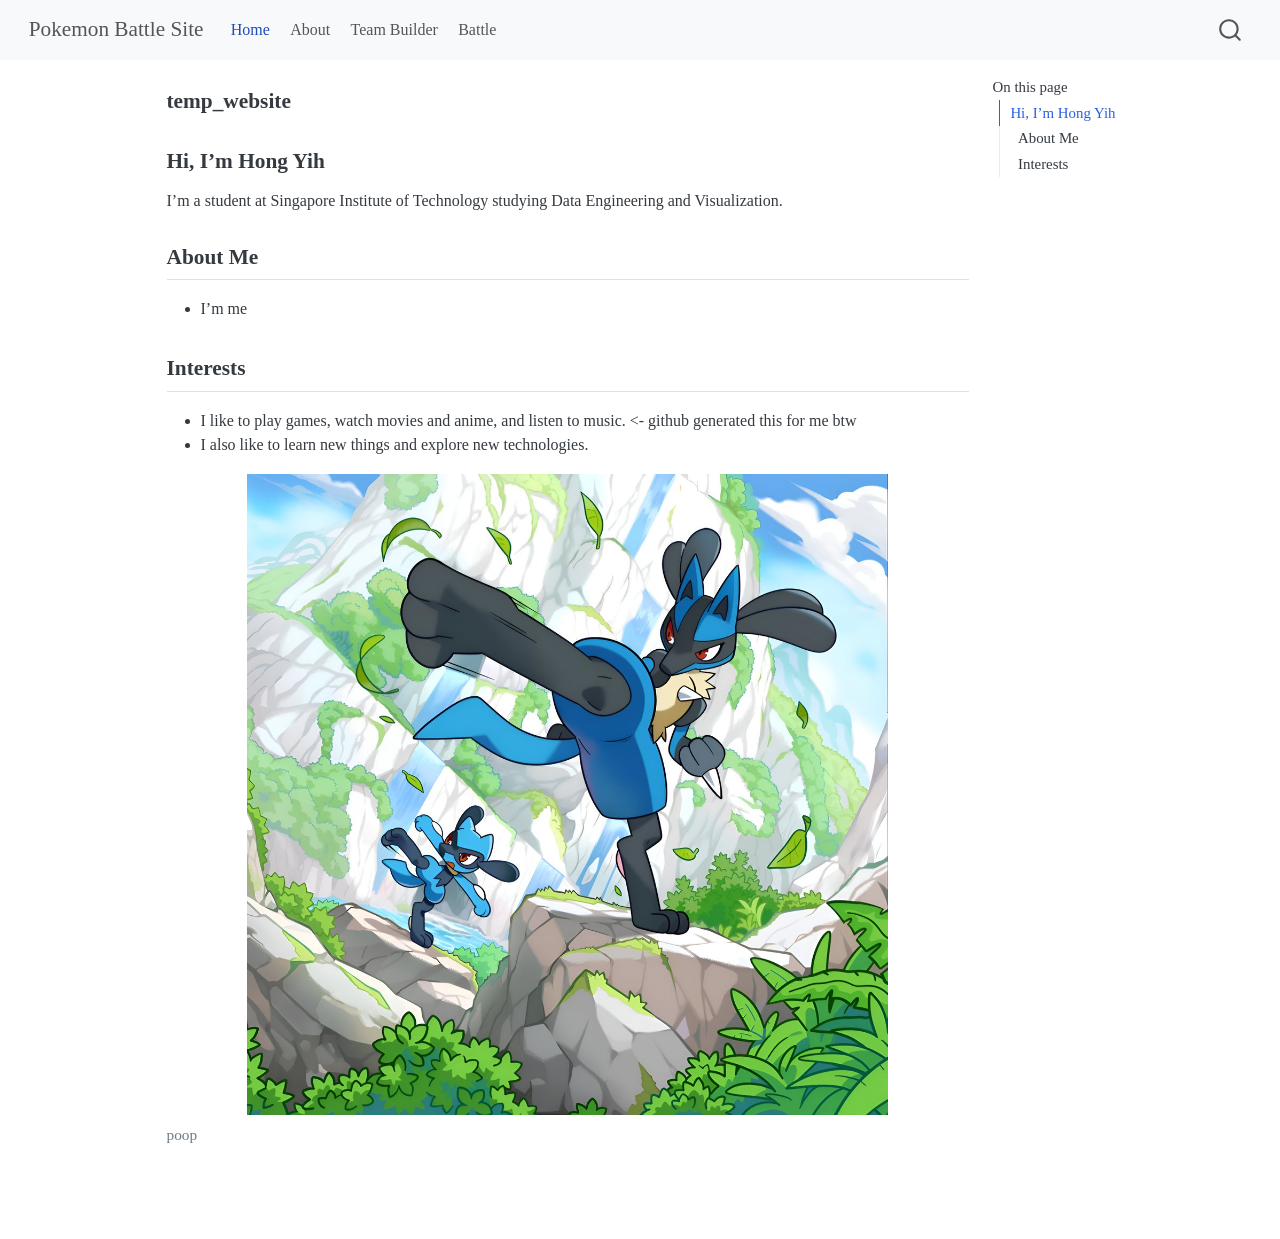
<file: docs/index.html>
<!DOCTYPE html>
<html xmlns="http://www.w3.org/1999/xhtml" lang="en" xml:lang="en"><head>

<meta charset="utf-8">
<meta name="generator" content="quarto-1.9.37">

<meta name="viewport" content="width=device-width, initial-scale=1.0, user-scalable=yes">


<title>temp_website – Pokemon Battle Site</title>
<style>
/* Default styles provided by pandoc.
** See https://pandoc.org/MANUAL.html#variables-for-html for config info.
*/
code{white-space: pre-wrap;}
span.smallcaps{font-variant: small-caps;}
div.columns{display: flex; gap: min(4vw, 1.5em);}
div.column{flex: auto; overflow-x: auto;}
div.hanging-indent{margin-left: 1.5em; text-indent: -1.5em;}
ul.task-list{list-style: none;}
ul.task-list li input[type="checkbox"] {
  width: 0.8em;
  margin: 0 0.8em 0.2em -1em; /* quarto-specific, see https://github.com/quarto-dev/quarto-cli/issues/4556 */ 
  vertical-align: middle;
}
</style>


<script src="site_libs/quarto-nav/quarto-nav.js"></script>
<script src="site_libs/quarto-nav/headroom.min.js"></script>
<script src="site_libs/clipboard/clipboard.min.js"></script>
<script src="site_libs/quarto-search/autocomplete.umd.js"></script>
<script src="site_libs/quarto-search/fuse.min.js"></script>
<script src="site_libs/quarto-search/quarto-search.js"></script>
<meta name="quarto:offset" content="./">
<script src="site_libs/quarto-html/quarto.js" type="module"></script>
<script src="site_libs/quarto-html/tabsets/tabsets.js" type="module"></script>
<script src="site_libs/quarto-html/popper.min.js"></script>
<script src="site_libs/quarto-html/tippy.umd.min.js"></script>
<script src="site_libs/quarto-html/anchor.min.js"></script>
<link href="site_libs/quarto-html/tippy.css" rel="stylesheet">
<link href="site_libs/quarto-html/quarto-syntax-highlighting-7f8f88aac4f3542376d5c11b86a4c14d.css" rel="stylesheet" id="quarto-text-highlighting-styles">
<script src="site_libs/bootstrap/bootstrap.min.js"></script>
<link href="site_libs/bootstrap/bootstrap-icons.css" rel="stylesheet">
<link href="site_libs/bootstrap/bootstrap-a0f9fd0d421825b736dc1bbcbcba2219.min.css" rel="stylesheet" append-hash="true" id="quarto-bootstrap" data-mode="light">
<script id="quarto-search-options" type="application/json">{
  "location": "navbar",
  "copy-button": false,
  "collapse-after": 3,
  "panel-placement": "end",
  "type": "overlay",
  "limit": 50,
  "keyboard-shortcut": [
    "f",
    "/",
    "s"
  ],
  "show-item-context": false,
  "language": {
    "search-no-results-text": "No results",
    "search-matching-documents-text": "matching documents",
    "search-copy-link-title": "Copy link to search",
    "search-hide-matches-text": "Hide additional matches",
    "search-more-match-text": "more match in this document",
    "search-more-matches-text": "more matches in this document",
    "search-clear-button-title": "Clear",
    "search-text-placeholder": "",
    "search-detached-cancel-button-title": "Cancel",
    "search-submit-button-title": "Submit",
    "search-label": "Search"
  }
}</script>


<link rel="stylesheet" href="styles.css">
</head>

<body class="nav-fixed quarto-light">

<div id="quarto-search-results"></div>
  <header id="quarto-header" class="headroom fixed-top">
    <nav class="navbar navbar-expand-lg " data-bs-theme="dark">
      <div class="navbar-container container-fluid">
      <div class="navbar-brand-container mx-auto">
    <a class="navbar-brand" href="./index.html">
    <span class="navbar-title">Pokemon Battle Site</span>
    </a>
  </div>
            <div id="quarto-search" class="" title="Search"></div>
          <button class="navbar-toggler" type="button" data-bs-toggle="collapse" data-bs-target="#navbarCollapse" aria-controls="navbarCollapse" role="menu" aria-expanded="false" aria-label="Toggle navigation" onclick="if (window.quartoToggleHeadroom) { window.quartoToggleHeadroom(); }">
  <span class="navbar-toggler-icon"></span>
</button>
          <div class="collapse navbar-collapse" id="navbarCollapse">
            <ul class="navbar-nav navbar-nav-scroll me-auto">
  <li class="nav-item">
    <a class="nav-link active" href="./index.html" aria-current="page"> 
<span class="menu-text">Home</span></a>
  </li>  
  <li class="nav-item">
    <a class="nav-link" href="./about.html"> 
<span class="menu-text">About</span></a>
  </li>  
  <li class="nav-item">
    <a class="nav-link" href="./team-builder.html"> 
<span class="menu-text">Team Builder</span></a>
  </li>  
  <li class="nav-item">
    <a class="nav-link" href="./pokemon-battle.html"> 
<span class="menu-text">Battle</span></a>
  </li>  
</ul>
          </div> <!-- /navcollapse -->
            <div class="quarto-navbar-tools">
</div>
      </div> <!-- /container-fluid -->
    </nav>
</header>
<!-- content -->
<div id="quarto-content" class="quarto-container page-columns page-rows-contents page-layout-article page-navbar">
<!-- sidebar -->
<!-- margin-sidebar -->
    <div id="quarto-margin-sidebar" class="sidebar margin-sidebar">
        <nav id="TOC" role="doc-toc" class="toc-active">
    <h2 id="toc-title">On this page</h2>
   
  <ul>
  <li><a href="#hi-im-hong-yih" id="toc-hi-im-hong-yih" class="nav-link active" data-scroll-target="#hi-im-hong-yih">Hi, I’m Hong Yih</a>
  <ul class="collapse">
  <li><a href="#about-me" id="toc-about-me" class="nav-link" data-scroll-target="#about-me">About Me</a></li>
  <li><a href="#interests" id="toc-interests" class="nav-link" data-scroll-target="#interests">Interests</a></li>
  </ul></li>
  </ul>
</nav>
    </div>
<!-- main -->
<main class="content" id="quarto-document-content">

<header id="title-block-header" class="quarto-title-block default">
<div class="quarto-title">
<h1 class="title">temp_website</h1>
</div>



<div class="quarto-title-meta">

    
  
    
  </div>
  


</header>


<section id="hi-im-hong-yih" class="level1">
<h1>Hi, I’m Hong Yih</h1>
<p>I’m a student at Singapore Institute of Technology studying Data Engineering and Visualization.</p>
<section id="about-me" class="level2">
<h2 class="anchored" data-anchor-id="about-me">About Me</h2>
<ul>
<li>I’m me</li>
</ul>
</section>
<section id="interests" class="level2">
<h2 class="anchored" data-anchor-id="interests">Interests</h2>
<ul>
<li>I like to play games, watch movies and anime, and listen to music. &lt;- github generated this for me btw</li>
<li>I also like to learn new things and explore new technologies.</li>
</ul>
<div class="quarto-figure quarto-figure-center">
<figure class="figure">
<p><img src="photo.jpg" class="img-fluid figure-img" style="width:80.0%"></p>
<figcaption>poop</figcaption>
</figure>
</div>


</section>
</section>

</main> <!-- /main -->
<script id="quarto-html-after-body" type="application/javascript">
  window.document.addEventListener("DOMContentLoaded", function (event) {
    const icon = "";
    const anchorJS = new window.AnchorJS();
    anchorJS.options = {
      placement: 'right',
      icon: icon
    };
    anchorJS.add('.anchored');
    const isCodeAnnotation = (el) => {
      for (const clz of el.classList) {
        if (clz.startsWith('code-annotation-')) {                     
          return true;
        }
      }
      return false;
    }
    const onCopySuccess = function(e) {
      // button target
      const button = e.trigger;
      // don't keep focus
      button.blur();
      // flash "checked"
      button.classList.add('code-copy-button-checked');
      var currentTitle = button.getAttribute("title");
      button.setAttribute("title", "Copied!");
      let tooltip;
      if (window.bootstrap) {
        button.setAttribute("data-bs-toggle", "tooltip");
        button.setAttribute("data-bs-placement", "left");
        button.setAttribute("data-bs-title", "Copied!");
        tooltip = new bootstrap.Tooltip(button, 
          { trigger: "manual", 
            customClass: "code-copy-button-tooltip",
            offset: [0, -8]});
        tooltip.show();    
      }
      setTimeout(function() {
        if (tooltip) {
          tooltip.hide();
          button.removeAttribute("data-bs-title");
          button.removeAttribute("data-bs-toggle");
          button.removeAttribute("data-bs-placement");
        }
        button.setAttribute("title", currentTitle);
        button.classList.remove('code-copy-button-checked');
      }, 1000);
      // clear code selection
      e.clearSelection();
    }
    const getTextToCopy = function(trigger) {
      const outerScaffold = trigger.parentElement.cloneNode(true);
      const codeEl = outerScaffold.querySelector('code');
      for (const childEl of codeEl.children) {
        if (isCodeAnnotation(childEl)) {
          childEl.remove();
        }
      }
      return codeEl.innerText;
    }
    const clipboard = new window.ClipboardJS('.code-copy-button:not([data-in-quarto-modal])', {
      text: getTextToCopy
    });
    clipboard.on('success', onCopySuccess);
    if (window.document.getElementById('quarto-embedded-source-code-modal')) {
      const clipboardModal = new window.ClipboardJS('.code-copy-button[data-in-quarto-modal]', {
        text: getTextToCopy,
        container: window.document.getElementById('quarto-embedded-source-code-modal')
      });
      clipboardModal.on('success', onCopySuccess);
    }
      var localhostRegex = new RegExp(/^(?:http|https):\/\/localhost\:?[0-9]*\//);
      var mailtoRegex = new RegExp(/^mailto:/);
        var filterRegex = new RegExp('/' + window.location.host + '/');
      var isInternal = (href) => {
          return filterRegex.test(href) || localhostRegex.test(href) || mailtoRegex.test(href);
      }
      // Inspect non-navigation links and adorn them if external
     var links = window.document.querySelectorAll('a[href]:not(.nav-link):not(.navbar-brand):not(.toc-action):not(.sidebar-link):not(.sidebar-item-toggle):not(.pagination-link):not(.no-external):not([aria-hidden]):not(.dropdown-item):not(.quarto-navigation-tool):not(.about-link)');
      for (var i=0; i<links.length; i++) {
        const link = links[i];
        if (!isInternal(link.href)) {
          // undo the damage that might have been done by quarto-nav.js in the case of
          // links that we want to consider external
          if (link.dataset.originalHref !== undefined) {
            link.href = link.dataset.originalHref;
          }
        }
      }
    function tippyHover(el, contentFn, onTriggerFn, onUntriggerFn) {
      const config = {
        allowHTML: true,
        maxWidth: 500,
        delay: 100,
        arrow: false,
        appendTo: function(el) {
            return el.parentElement;
        },
        interactive: true,
        interactiveBorder: 10,
        theme: 'quarto',
        placement: 'bottom-start',
      };
      if (contentFn) {
        config.content = contentFn;
      }
      if (onTriggerFn) {
        config.onTrigger = onTriggerFn;
      }
      if (onUntriggerFn) {
        config.onUntrigger = onUntriggerFn;
      }
      window.tippy(el, config); 
    }
    const noterefs = window.document.querySelectorAll('a[role="doc-noteref"]');
    for (var i=0; i<noterefs.length; i++) {
      const ref = noterefs[i];
      tippyHover(ref, function() {
        // use id or data attribute instead here
        let href = ref.getAttribute('data-footnote-href') || ref.getAttribute('href');
        try { href = new URL(href).hash; } catch {}
        const id = href.replace(/^#\/?/, "");
        const note = window.document.getElementById(id);
        if (note) {
          return note.innerHTML;
        } else {
          return "";
        }
      });
    }
    const xrefs = window.document.querySelectorAll('a.quarto-xref');
    const processXRef = (id, note) => {
      // Strip column container classes
      const stripColumnClz = (el) => {
        el.classList.remove("page-full", "page-columns");
        if (el.children) {
          for (const child of el.children) {
            stripColumnClz(child);
          }
        }
      }
      stripColumnClz(note)
      if (id === null || id.startsWith('sec-')) {
        // Special case sections, only their first couple elements
        const container = document.createElement("div");
        if (note.children && note.children.length > 2) {
          container.appendChild(note.children[0].cloneNode(true));
          for (let i = 1; i < note.children.length; i++) {
            const child = note.children[i];
            if (child.tagName === "P" && child.innerText === "") {
              continue;
            } else {
              container.appendChild(child.cloneNode(true));
              break;
            }
          }
          if (window.Quarto?.typesetMath) {
            window.Quarto.typesetMath(container);
          }
          return container.innerHTML
        } else {
          if (window.Quarto?.typesetMath) {
            window.Quarto.typesetMath(note);
          }
          return note.innerHTML;
        }
      } else {
        // Remove any anchor links if they are present
        const anchorLink = note.querySelector('a.anchorjs-link');
        if (anchorLink) {
          anchorLink.remove();
        }
        if (window.Quarto?.typesetMath) {
          window.Quarto.typesetMath(note);
        }
        if (note.classList.contains("callout")) {
          return note.outerHTML;
        } else {
          return note.innerHTML;
        }
      }
    }
    for (var i=0; i<xrefs.length; i++) {
      const xref = xrefs[i];
      tippyHover(xref, undefined, function(instance) {
        instance.disable();
        let url = xref.getAttribute('href');
        let hash = undefined; 
        if (url.startsWith('#')) {
          hash = url;
        } else {
          try { hash = new URL(url).hash; } catch {}
        }
        if (hash) {
          const id = hash.replace(/^#\/?/, "");
          const note = window.document.getElementById(id);
          if (note !== null) {
            try {
              const html = processXRef(id, note.cloneNode(true));
              instance.setContent(html);
            } finally {
              instance.enable();
              instance.show();
            }
          } else {
            // See if we can fetch this
            fetch(url.split('#')[0])
            .then(res => res.text())
            .then(html => {
              const parser = new DOMParser();
              const htmlDoc = parser.parseFromString(html, "text/html");
              const note = htmlDoc.getElementById(id);
              if (note !== null) {
                const html = processXRef(id, note);
                instance.setContent(html);
              } 
            }).finally(() => {
              instance.enable();
              instance.show();
            });
          }
        } else {
          // See if we can fetch a full url (with no hash to target)
          // This is a special case and we should probably do some content thinning / targeting
          fetch(url)
          .then(res => res.text())
          .then(html => {
            const parser = new DOMParser();
            const htmlDoc = parser.parseFromString(html, "text/html");
            const note = htmlDoc.querySelector('main.content');
            if (note !== null) {
              // This should only happen for chapter cross references
              // (since there is no id in the URL)
              // remove the first header
              if (note.children.length > 0 && note.children[0].tagName === "HEADER") {
                note.children[0].remove();
              }
              const html = processXRef(null, note);
              instance.setContent(html);
            } 
          }).finally(() => {
            instance.enable();
            instance.show();
          });
        }
      }, function(instance) {
      });
    }
        let selectedAnnoteEl;
        const selectorForAnnotation = ( cell, annotation) => {
          let cellAttr = 'data-code-cell="' + cell + '"';
          let lineAttr = 'data-code-annotation="' +  annotation + '"';
          const selector = 'span[' + cellAttr + '][' + lineAttr + ']';
          return selector;
        }
        const selectCodeLines = (annoteEl) => {
          const doc = window.document;
          const targetCell = annoteEl.getAttribute("data-target-cell");
          const targetAnnotation = annoteEl.getAttribute("data-target-annotation");
          const annoteSpan = window.document.querySelector(selectorForAnnotation(targetCell, targetAnnotation));
          const lines = annoteSpan.getAttribute("data-code-lines").split(",");
          const lineIds = lines.map((line) => {
            return targetCell + "-" + line;
          })
          let top = null;
          let height = null;
          let parent = null;
          if (lineIds.length > 0) {
              //compute the position of the single el (top and bottom and make a div)
              const el = window.document.getElementById(lineIds[0]);
              top = el.offsetTop;
              height = el.offsetHeight;
              parent = el.parentElement.parentElement;
            if (lineIds.length > 1) {
              const lastEl = window.document.getElementById(lineIds[lineIds.length - 1]);
              const bottom = lastEl.offsetTop + lastEl.offsetHeight;
              height = bottom - top;
            }
            if (top !== null && height !== null && parent !== null) {
              // cook up a div (if necessary) and position it 
              let div = window.document.getElementById("code-annotation-line-highlight");
              if (div === null) {
                div = window.document.createElement("div");
                div.setAttribute("id", "code-annotation-line-highlight");
                div.style.position = 'absolute';
                parent.appendChild(div);
              }
              div.style.top = top - 2 + "px";
              div.style.height = height + 4 + "px";
              div.style.left = 0;
              let gutterDiv = window.document.getElementById("code-annotation-line-highlight-gutter");
              if (gutterDiv === null) {
                gutterDiv = window.document.createElement("div");
                gutterDiv.setAttribute("id", "code-annotation-line-highlight-gutter");
                gutterDiv.style.position = 'absolute';
                const codeCell = window.document.getElementById(targetCell);
                const gutter = codeCell.querySelector('.code-annotation-gutter');
                gutter.appendChild(gutterDiv);
              }
              gutterDiv.style.top = top - 2 + "px";
              gutterDiv.style.height = height + 4 + "px";
            }
            selectedAnnoteEl = annoteEl;
          }
        };
        const unselectCodeLines = () => {
          const elementsIds = ["code-annotation-line-highlight", "code-annotation-line-highlight-gutter"];
          elementsIds.forEach((elId) => {
            const div = window.document.getElementById(elId);
            if (div) {
              div.remove();
            }
          });
          selectedAnnoteEl = undefined;
        };
          // Handle positioning of the toggle
      window.addEventListener(
        "resize",
        throttle(() => {
          elRect = undefined;
          if (selectedAnnoteEl) {
            selectCodeLines(selectedAnnoteEl);
          }
        }, 10)
      );
      function throttle(fn, ms) {
      let throttle = false;
      let timer;
        return (...args) => {
          if(!throttle) { // first call gets through
              fn.apply(this, args);
              throttle = true;
          } else { // all the others get throttled
              if(timer) clearTimeout(timer); // cancel #2
              timer = setTimeout(() => {
                fn.apply(this, args);
                timer = throttle = false;
              }, ms);
          }
        };
      }
        // Attach click handler to the DT
        const annoteDls = window.document.querySelectorAll('dt[data-target-cell]');
        for (const annoteDlNode of annoteDls) {
          annoteDlNode.addEventListener('click', (event) => {
            const clickedEl = event.target;
            if (clickedEl !== selectedAnnoteEl) {
              unselectCodeLines();
              const activeEl = window.document.querySelector('dt[data-target-cell].code-annotation-active');
              if (activeEl) {
                activeEl.classList.remove('code-annotation-active');
              }
              selectCodeLines(clickedEl);
              clickedEl.classList.add('code-annotation-active');
            } else {
              // Unselect the line
              unselectCodeLines();
              clickedEl.classList.remove('code-annotation-active');
            }
          });
        }
    const findCites = (el) => {
      const parentEl = el.parentElement;
      if (parentEl) {
        const cites = parentEl.dataset.cites;
        if (cites) {
          return {
            el,
            cites: cites.split(' ')
          };
        } else {
          return findCites(el.parentElement)
        }
      } else {
        return undefined;
      }
    };
    var bibliorefs = window.document.querySelectorAll('a[role="doc-biblioref"]');
    for (var i=0; i<bibliorefs.length; i++) {
      const ref = bibliorefs[i];
      const citeInfo = findCites(ref);
      if (citeInfo) {
        tippyHover(citeInfo.el, function() {
          var popup = window.document.createElement('div');
          citeInfo.cites.forEach(function(cite) {
            var citeDiv = window.document.createElement('div');
            citeDiv.classList.add('hanging-indent');
            citeDiv.classList.add('csl-entry');
            var biblioDiv = window.document.getElementById('ref-' + cite);
            if (biblioDiv) {
              citeDiv.innerHTML = biblioDiv.innerHTML;
            }
            popup.appendChild(citeDiv);
          });
          return popup.innerHTML;
        });
      }
    }
  });
  </script>
</div> <!-- /content -->




</body></html>
</file>
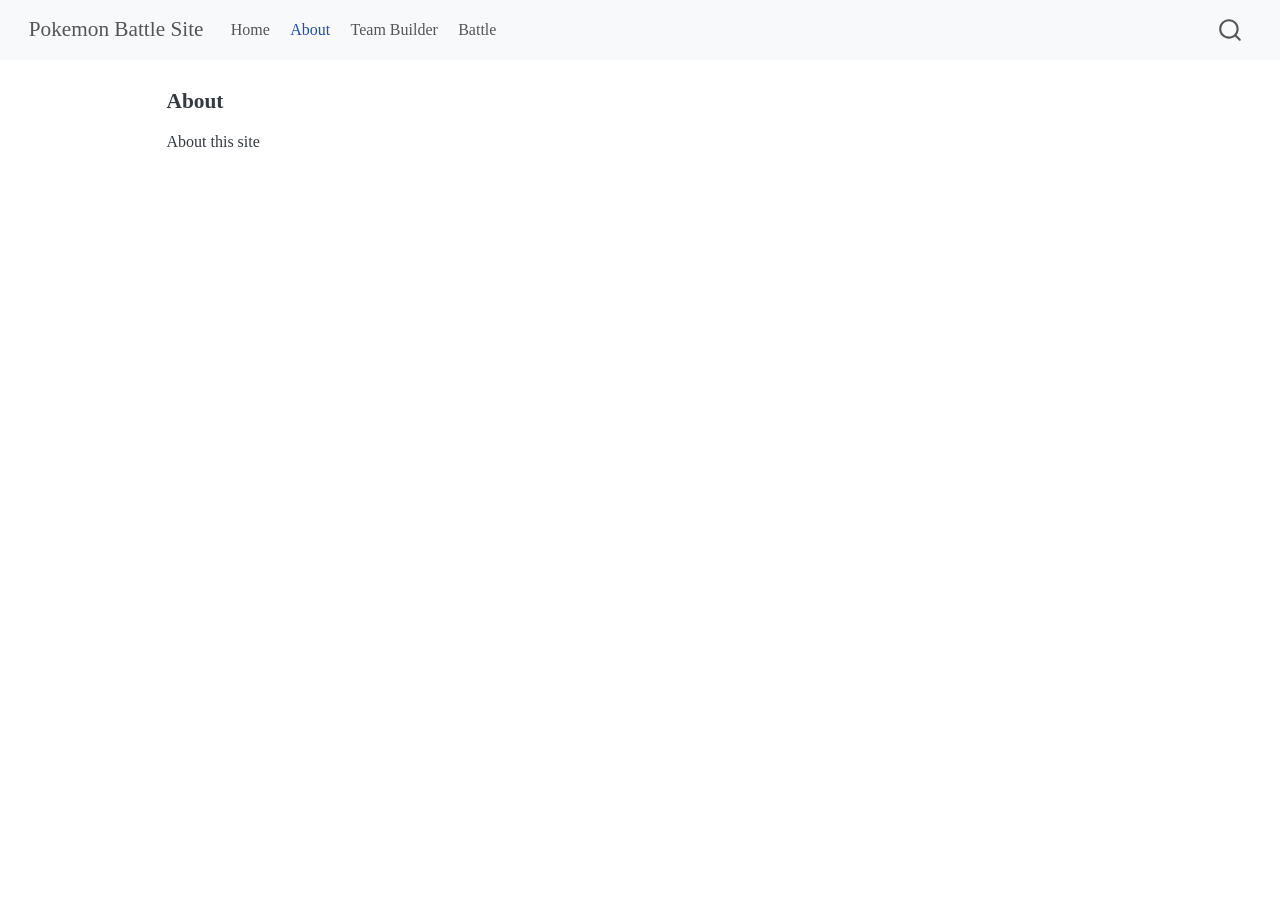
<file: docs/about.html>
<!DOCTYPE html>
<html xmlns="http://www.w3.org/1999/xhtml" lang="en" xml:lang="en"><head>

<meta charset="utf-8">
<meta name="generator" content="quarto-1.9.37">

<meta name="viewport" content="width=device-width, initial-scale=1.0, user-scalable=yes">


<title>About – Pokemon Battle Site</title>
<style>
/* Default styles provided by pandoc.
** See https://pandoc.org/MANUAL.html#variables-for-html for config info.
*/
code{white-space: pre-wrap;}
span.smallcaps{font-variant: small-caps;}
div.columns{display: flex; gap: min(4vw, 1.5em);}
div.column{flex: auto; overflow-x: auto;}
div.hanging-indent{margin-left: 1.5em; text-indent: -1.5em;}
ul.task-list{list-style: none;}
ul.task-list li input[type="checkbox"] {
  width: 0.8em;
  margin: 0 0.8em 0.2em -1em; /* quarto-specific, see https://github.com/quarto-dev/quarto-cli/issues/4556 */ 
  vertical-align: middle;
}
</style>


<script src="site_libs/quarto-nav/quarto-nav.js"></script>
<script src="site_libs/quarto-nav/headroom.min.js"></script>
<script src="site_libs/clipboard/clipboard.min.js"></script>
<script src="site_libs/quarto-search/autocomplete.umd.js"></script>
<script src="site_libs/quarto-search/fuse.min.js"></script>
<script src="site_libs/quarto-search/quarto-search.js"></script>
<meta name="quarto:offset" content="./">
<script src="site_libs/quarto-html/quarto.js" type="module"></script>
<script src="site_libs/quarto-html/tabsets/tabsets.js" type="module"></script>
<script src="site_libs/quarto-html/popper.min.js"></script>
<script src="site_libs/quarto-html/tippy.umd.min.js"></script>
<script src="site_libs/quarto-html/anchor.min.js"></script>
<link href="site_libs/quarto-html/tippy.css" rel="stylesheet">
<link href="site_libs/quarto-html/quarto-syntax-highlighting-7f8f88aac4f3542376d5c11b86a4c14d.css" rel="stylesheet" id="quarto-text-highlighting-styles">
<script src="site_libs/bootstrap/bootstrap.min.js"></script>
<link href="site_libs/bootstrap/bootstrap-icons.css" rel="stylesheet">
<link href="site_libs/bootstrap/bootstrap-a0f9fd0d421825b736dc1bbcbcba2219.min.css" rel="stylesheet" append-hash="true" id="quarto-bootstrap" data-mode="light">
<script id="quarto-search-options" type="application/json">{
  "location": "navbar",
  "copy-button": false,
  "collapse-after": 3,
  "panel-placement": "end",
  "type": "overlay",
  "limit": 50,
  "keyboard-shortcut": [
    "f",
    "/",
    "s"
  ],
  "show-item-context": false,
  "language": {
    "search-no-results-text": "No results",
    "search-matching-documents-text": "matching documents",
    "search-copy-link-title": "Copy link to search",
    "search-hide-matches-text": "Hide additional matches",
    "search-more-match-text": "more match in this document",
    "search-more-matches-text": "more matches in this document",
    "search-clear-button-title": "Clear",
    "search-text-placeholder": "",
    "search-detached-cancel-button-title": "Cancel",
    "search-submit-button-title": "Submit",
    "search-label": "Search"
  }
}</script>


<link rel="stylesheet" href="styles.css">
</head>

<body class="nav-fixed quarto-light">

<div id="quarto-search-results"></div>
  <header id="quarto-header" class="headroom fixed-top">
    <nav class="navbar navbar-expand-lg " data-bs-theme="dark">
      <div class="navbar-container container-fluid">
      <div class="navbar-brand-container mx-auto">
    <a class="navbar-brand" href="./index.html">
    <span class="navbar-title">Pokemon Battle Site</span>
    </a>
  </div>
            <div id="quarto-search" class="" title="Search"></div>
          <button class="navbar-toggler" type="button" data-bs-toggle="collapse" data-bs-target="#navbarCollapse" aria-controls="navbarCollapse" role="menu" aria-expanded="false" aria-label="Toggle navigation" onclick="if (window.quartoToggleHeadroom) { window.quartoToggleHeadroom(); }">
  <span class="navbar-toggler-icon"></span>
</button>
          <div class="collapse navbar-collapse" id="navbarCollapse">
            <ul class="navbar-nav navbar-nav-scroll me-auto">
  <li class="nav-item">
    <a class="nav-link" href="./index.html"> 
<span class="menu-text">Home</span></a>
  </li>  
  <li class="nav-item">
    <a class="nav-link active" href="./about.html" aria-current="page"> 
<span class="menu-text">About</span></a>
  </li>  
  <li class="nav-item">
    <a class="nav-link" href="./team-builder.html"> 
<span class="menu-text">Team Builder</span></a>
  </li>  
  <li class="nav-item">
    <a class="nav-link" href="./pokemon-battle.html"> 
<span class="menu-text">Battle</span></a>
  </li>  
</ul>
          </div> <!-- /navcollapse -->
            <div class="quarto-navbar-tools">
</div>
      </div> <!-- /container-fluid -->
    </nav>
</header>
<!-- content -->
<div id="quarto-content" class="quarto-container page-columns page-rows-contents page-layout-article page-navbar">
<!-- sidebar -->
<!-- margin-sidebar -->
    <div id="quarto-margin-sidebar" class="sidebar margin-sidebar zindex-bottom">
        
    </div>
<!-- main -->
<main class="content" id="quarto-document-content">

<header id="title-block-header" class="quarto-title-block default">
<div class="quarto-title">
<h1 class="title">About</h1>
</div>



<div class="quarto-title-meta">

    
  
    
  </div>
  


</header>


<p>About this site</p>



</main> <!-- /main -->
<script id="quarto-html-after-body" type="application/javascript">
  window.document.addEventListener("DOMContentLoaded", function (event) {
    const icon = "";
    const anchorJS = new window.AnchorJS();
    anchorJS.options = {
      placement: 'right',
      icon: icon
    };
    anchorJS.add('.anchored');
    const isCodeAnnotation = (el) => {
      for (const clz of el.classList) {
        if (clz.startsWith('code-annotation-')) {                     
          return true;
        }
      }
      return false;
    }
    const onCopySuccess = function(e) {
      // button target
      const button = e.trigger;
      // don't keep focus
      button.blur();
      // flash "checked"
      button.classList.add('code-copy-button-checked');
      var currentTitle = button.getAttribute("title");
      button.setAttribute("title", "Copied!");
      let tooltip;
      if (window.bootstrap) {
        button.setAttribute("data-bs-toggle", "tooltip");
        button.setAttribute("data-bs-placement", "left");
        button.setAttribute("data-bs-title", "Copied!");
        tooltip = new bootstrap.Tooltip(button, 
          { trigger: "manual", 
            customClass: "code-copy-button-tooltip",
            offset: [0, -8]});
        tooltip.show();    
      }
      setTimeout(function() {
        if (tooltip) {
          tooltip.hide();
          button.removeAttribute("data-bs-title");
          button.removeAttribute("data-bs-toggle");
          button.removeAttribute("data-bs-placement");
        }
        button.setAttribute("title", currentTitle);
        button.classList.remove('code-copy-button-checked');
      }, 1000);
      // clear code selection
      e.clearSelection();
    }
    const getTextToCopy = function(trigger) {
      const outerScaffold = trigger.parentElement.cloneNode(true);
      const codeEl = outerScaffold.querySelector('code');
      for (const childEl of codeEl.children) {
        if (isCodeAnnotation(childEl)) {
          childEl.remove();
        }
      }
      return codeEl.innerText;
    }
    const clipboard = new window.ClipboardJS('.code-copy-button:not([data-in-quarto-modal])', {
      text: getTextToCopy
    });
    clipboard.on('success', onCopySuccess);
    if (window.document.getElementById('quarto-embedded-source-code-modal')) {
      const clipboardModal = new window.ClipboardJS('.code-copy-button[data-in-quarto-modal]', {
        text: getTextToCopy,
        container: window.document.getElementById('quarto-embedded-source-code-modal')
      });
      clipboardModal.on('success', onCopySuccess);
    }
      var localhostRegex = new RegExp(/^(?:http|https):\/\/localhost\:?[0-9]*\//);
      var mailtoRegex = new RegExp(/^mailto:/);
        var filterRegex = new RegExp('/' + window.location.host + '/');
      var isInternal = (href) => {
          return filterRegex.test(href) || localhostRegex.test(href) || mailtoRegex.test(href);
      }
      // Inspect non-navigation links and adorn them if external
     var links = window.document.querySelectorAll('a[href]:not(.nav-link):not(.navbar-brand):not(.toc-action):not(.sidebar-link):not(.sidebar-item-toggle):not(.pagination-link):not(.no-external):not([aria-hidden]):not(.dropdown-item):not(.quarto-navigation-tool):not(.about-link)');
      for (var i=0; i<links.length; i++) {
        const link = links[i];
        if (!isInternal(link.href)) {
          // undo the damage that might have been done by quarto-nav.js in the case of
          // links that we want to consider external
          if (link.dataset.originalHref !== undefined) {
            link.href = link.dataset.originalHref;
          }
        }
      }
    function tippyHover(el, contentFn, onTriggerFn, onUntriggerFn) {
      const config = {
        allowHTML: true,
        maxWidth: 500,
        delay: 100,
        arrow: false,
        appendTo: function(el) {
            return el.parentElement;
        },
        interactive: true,
        interactiveBorder: 10,
        theme: 'quarto',
        placement: 'bottom-start',
      };
      if (contentFn) {
        config.content = contentFn;
      }
      if (onTriggerFn) {
        config.onTrigger = onTriggerFn;
      }
      if (onUntriggerFn) {
        config.onUntrigger = onUntriggerFn;
      }
      window.tippy(el, config); 
    }
    const noterefs = window.document.querySelectorAll('a[role="doc-noteref"]');
    for (var i=0; i<noterefs.length; i++) {
      const ref = noterefs[i];
      tippyHover(ref, function() {
        // use id or data attribute instead here
        let href = ref.getAttribute('data-footnote-href') || ref.getAttribute('href');
        try { href = new URL(href).hash; } catch {}
        const id = href.replace(/^#\/?/, "");
        const note = window.document.getElementById(id);
        if (note) {
          return note.innerHTML;
        } else {
          return "";
        }
      });
    }
    const xrefs = window.document.querySelectorAll('a.quarto-xref');
    const processXRef = (id, note) => {
      // Strip column container classes
      const stripColumnClz = (el) => {
        el.classList.remove("page-full", "page-columns");
        if (el.children) {
          for (const child of el.children) {
            stripColumnClz(child);
          }
        }
      }
      stripColumnClz(note)
      if (id === null || id.startsWith('sec-')) {
        // Special case sections, only their first couple elements
        const container = document.createElement("div");
        if (note.children && note.children.length > 2) {
          container.appendChild(note.children[0].cloneNode(true));
          for (let i = 1; i < note.children.length; i++) {
            const child = note.children[i];
            if (child.tagName === "P" && child.innerText === "") {
              continue;
            } else {
              container.appendChild(child.cloneNode(true));
              break;
            }
          }
          if (window.Quarto?.typesetMath) {
            window.Quarto.typesetMath(container);
          }
          return container.innerHTML
        } else {
          if (window.Quarto?.typesetMath) {
            window.Quarto.typesetMath(note);
          }
          return note.innerHTML;
        }
      } else {
        // Remove any anchor links if they are present
        const anchorLink = note.querySelector('a.anchorjs-link');
        if (anchorLink) {
          anchorLink.remove();
        }
        if (window.Quarto?.typesetMath) {
          window.Quarto.typesetMath(note);
        }
        if (note.classList.contains("callout")) {
          return note.outerHTML;
        } else {
          return note.innerHTML;
        }
      }
    }
    for (var i=0; i<xrefs.length; i++) {
      const xref = xrefs[i];
      tippyHover(xref, undefined, function(instance) {
        instance.disable();
        let url = xref.getAttribute('href');
        let hash = undefined; 
        if (url.startsWith('#')) {
          hash = url;
        } else {
          try { hash = new URL(url).hash; } catch {}
        }
        if (hash) {
          const id = hash.replace(/^#\/?/, "");
          const note = window.document.getElementById(id);
          if (note !== null) {
            try {
              const html = processXRef(id, note.cloneNode(true));
              instance.setContent(html);
            } finally {
              instance.enable();
              instance.show();
            }
          } else {
            // See if we can fetch this
            fetch(url.split('#')[0])
            .then(res => res.text())
            .then(html => {
              const parser = new DOMParser();
              const htmlDoc = parser.parseFromString(html, "text/html");
              const note = htmlDoc.getElementById(id);
              if (note !== null) {
                const html = processXRef(id, note);
                instance.setContent(html);
              } 
            }).finally(() => {
              instance.enable();
              instance.show();
            });
          }
        } else {
          // See if we can fetch a full url (with no hash to target)
          // This is a special case and we should probably do some content thinning / targeting
          fetch(url)
          .then(res => res.text())
          .then(html => {
            const parser = new DOMParser();
            const htmlDoc = parser.parseFromString(html, "text/html");
            const note = htmlDoc.querySelector('main.content');
            if (note !== null) {
              // This should only happen for chapter cross references
              // (since there is no id in the URL)
              // remove the first header
              if (note.children.length > 0 && note.children[0].tagName === "HEADER") {
                note.children[0].remove();
              }
              const html = processXRef(null, note);
              instance.setContent(html);
            } 
          }).finally(() => {
            instance.enable();
            instance.show();
          });
        }
      }, function(instance) {
      });
    }
        let selectedAnnoteEl;
        const selectorForAnnotation = ( cell, annotation) => {
          let cellAttr = 'data-code-cell="' + cell + '"';
          let lineAttr = 'data-code-annotation="' +  annotation + '"';
          const selector = 'span[' + cellAttr + '][' + lineAttr + ']';
          return selector;
        }
        const selectCodeLines = (annoteEl) => {
          const doc = window.document;
          const targetCell = annoteEl.getAttribute("data-target-cell");
          const targetAnnotation = annoteEl.getAttribute("data-target-annotation");
          const annoteSpan = window.document.querySelector(selectorForAnnotation(targetCell, targetAnnotation));
          const lines = annoteSpan.getAttribute("data-code-lines").split(",");
          const lineIds = lines.map((line) => {
            return targetCell + "-" + line;
          })
          let top = null;
          let height = null;
          let parent = null;
          if (lineIds.length > 0) {
              //compute the position of the single el (top and bottom and make a div)
              const el = window.document.getElementById(lineIds[0]);
              top = el.offsetTop;
              height = el.offsetHeight;
              parent = el.parentElement.parentElement;
            if (lineIds.length > 1) {
              const lastEl = window.document.getElementById(lineIds[lineIds.length - 1]);
              const bottom = lastEl.offsetTop + lastEl.offsetHeight;
              height = bottom - top;
            }
            if (top !== null && height !== null && parent !== null) {
              // cook up a div (if necessary) and position it 
              let div = window.document.getElementById("code-annotation-line-highlight");
              if (div === null) {
                div = window.document.createElement("div");
                div.setAttribute("id", "code-annotation-line-highlight");
                div.style.position = 'absolute';
                parent.appendChild(div);
              }
              div.style.top = top - 2 + "px";
              div.style.height = height + 4 + "px";
              div.style.left = 0;
              let gutterDiv = window.document.getElementById("code-annotation-line-highlight-gutter");
              if (gutterDiv === null) {
                gutterDiv = window.document.createElement("div");
                gutterDiv.setAttribute("id", "code-annotation-line-highlight-gutter");
                gutterDiv.style.position = 'absolute';
                const codeCell = window.document.getElementById(targetCell);
                const gutter = codeCell.querySelector('.code-annotation-gutter');
                gutter.appendChild(gutterDiv);
              }
              gutterDiv.style.top = top - 2 + "px";
              gutterDiv.style.height = height + 4 + "px";
            }
            selectedAnnoteEl = annoteEl;
          }
        };
        const unselectCodeLines = () => {
          const elementsIds = ["code-annotation-line-highlight", "code-annotation-line-highlight-gutter"];
          elementsIds.forEach((elId) => {
            const div = window.document.getElementById(elId);
            if (div) {
              div.remove();
            }
          });
          selectedAnnoteEl = undefined;
        };
          // Handle positioning of the toggle
      window.addEventListener(
        "resize",
        throttle(() => {
          elRect = undefined;
          if (selectedAnnoteEl) {
            selectCodeLines(selectedAnnoteEl);
          }
        }, 10)
      );
      function throttle(fn, ms) {
      let throttle = false;
      let timer;
        return (...args) => {
          if(!throttle) { // first call gets through
              fn.apply(this, args);
              throttle = true;
          } else { // all the others get throttled
              if(timer) clearTimeout(timer); // cancel #2
              timer = setTimeout(() => {
                fn.apply(this, args);
                timer = throttle = false;
              }, ms);
          }
        };
      }
        // Attach click handler to the DT
        const annoteDls = window.document.querySelectorAll('dt[data-target-cell]');
        for (const annoteDlNode of annoteDls) {
          annoteDlNode.addEventListener('click', (event) => {
            const clickedEl = event.target;
            if (clickedEl !== selectedAnnoteEl) {
              unselectCodeLines();
              const activeEl = window.document.querySelector('dt[data-target-cell].code-annotation-active');
              if (activeEl) {
                activeEl.classList.remove('code-annotation-active');
              }
              selectCodeLines(clickedEl);
              clickedEl.classList.add('code-annotation-active');
            } else {
              // Unselect the line
              unselectCodeLines();
              clickedEl.classList.remove('code-annotation-active');
            }
          });
        }
    const findCites = (el) => {
      const parentEl = el.parentElement;
      if (parentEl) {
        const cites = parentEl.dataset.cites;
        if (cites) {
          return {
            el,
            cites: cites.split(' ')
          };
        } else {
          return findCites(el.parentElement)
        }
      } else {
        return undefined;
      }
    };
    var bibliorefs = window.document.querySelectorAll('a[role="doc-biblioref"]');
    for (var i=0; i<bibliorefs.length; i++) {
      const ref = bibliorefs[i];
      const citeInfo = findCites(ref);
      if (citeInfo) {
        tippyHover(citeInfo.el, function() {
          var popup = window.document.createElement('div');
          citeInfo.cites.forEach(function(cite) {
            var citeDiv = window.document.createElement('div');
            citeDiv.classList.add('hanging-indent');
            citeDiv.classList.add('csl-entry');
            var biblioDiv = window.document.getElementById('ref-' + cite);
            if (biblioDiv) {
              citeDiv.innerHTML = biblioDiv.innerHTML;
            }
            popup.appendChild(citeDiv);
          });
          return popup.innerHTML;
        });
      }
    }
  });
  </script>
</div> <!-- /content -->




</body></html>
</file>
<file: docs/site_libs/quarto-html/tippy.css>
.tippy-box[data-animation=fade][data-state=hidden]{opacity:0}[data-tippy-root]{max-width:calc(100vw - 10px)}.tippy-box{position:relative;background-color:#333;color:#fff;border-radius:4px;font-size:14px;line-height:1.4;white-space:normal;outline:0;transition-property:transform,visibility,opacity}.tippy-box[data-placement^=top]>.tippy-arrow{bottom:0}.tippy-box[data-placement^=top]>.tippy-arrow:before{bottom:-7px;left:0;border-width:8px 8px 0;border-top-color:initial;transform-origin:center top}.tippy-box[data-placement^=bottom]>.tippy-arrow{top:0}.tippy-box[data-placement^=bottom]>.tippy-arrow:before{top:-7px;left:0;border-width:0 8px 8px;border-bottom-color:initial;transform-origin:center bottom}.tippy-box[data-placement^=left]>.tippy-arrow{right:0}.tippy-box[data-placement^=left]>.tippy-arrow:before{border-width:8px 0 8px 8px;border-left-color:initial;right:-7px;transform-origin:center left}.tippy-box[data-placement^=right]>.tippy-arrow{left:0}.tippy-box[data-placement^=right]>.tippy-arrow:before{left:-7px;border-width:8px 8px 8px 0;border-right-color:initial;transform-origin:center right}.tippy-box[data-inertia][data-state=visible]{transition-timing-function:cubic-bezier(.54,1.5,.38,1.11)}.tippy-arrow{width:16px;height:16px;color:#333}.tippy-arrow:before{content:"";position:absolute;border-color:transparent;border-style:solid}.tippy-content{position:relative;padding:5px 9px;z-index:1}
</file>
<file: docs/site_libs/quarto-html/quarto-syntax-highlighting-7f8f88aac4f3542376d5c11b86a4c14d.css>
/* quarto syntax highlight colors */
:root {
  --quarto-hl-ot-color: #003B4F;
  --quarto-hl-at-color: #657422;
  --quarto-hl-ss-color: #20794D;
  --quarto-hl-an-color: #5E5E5E;
  --quarto-hl-fu-color: #4758AB;
  --quarto-hl-st-color: #20794D;
  --quarto-hl-cf-color: #003B4F;
  --quarto-hl-op-color: #5E5E5E;
  --quarto-hl-er-color: #AD0000;
  --quarto-hl-bn-color: #AD0000;
  --quarto-hl-al-color: #AD0000;
  --quarto-hl-va-color: #111111;
  --quarto-hl-bu-color: inherit;
  --quarto-hl-ex-color: inherit;
  --quarto-hl-pp-color: #AD0000;
  --quarto-hl-in-color: #5E5E5E;
  --quarto-hl-vs-color: #20794D;
  --quarto-hl-wa-color: #5E5E5E;
  --quarto-hl-do-color: #5E5E5E;
  --quarto-hl-im-color: #00769E;
  --quarto-hl-ch-color: #20794D;
  --quarto-hl-dt-color: #AD0000;
  --quarto-hl-fl-color: #AD0000;
  --quarto-hl-co-color: #5E5E5E;
  --quarto-hl-cv-color: #5E5E5E;
  --quarto-hl-cn-color: #8f5902;
  --quarto-hl-sc-color: #5E5E5E;
  --quarto-hl-dv-color: #AD0000;
  --quarto-hl-kw-color: #003B4F;
}

/* other quarto variables */
:root {
  --quarto-font-monospace: SFMono-Regular, Menlo, Monaco, Consolas, "Liberation Mono", "Courier New", monospace;
}

/* syntax highlight based on Pandoc's rules */
pre > code.sourceCode > span {
  color: #003B4F;
}

code.sourceCode > span {
  color: #003B4F;
}

div.sourceCode,
div.sourceCode pre.sourceCode {
  color: #003B4F;
}

/* Normal */
code span {
  color: #003B4F;
}

/* Alert */
code span.al {
  color: #AD0000;
  font-style: inherit;
}

/* Annotation */
code span.an {
  color: #5E5E5E;
  font-style: inherit;
}

/* Attribute */
code span.at {
  color: #657422;
  font-style: inherit;
}

/* BaseN */
code span.bn {
  color: #AD0000;
  font-style: inherit;
}

/* BuiltIn */
code span.bu {
  font-style: inherit;
}

/* ControlFlow */
code span.cf {
  color: #003B4F;
  font-weight: bold;
  font-style: inherit;
}

/* Char */
code span.ch {
  color: #20794D;
  font-style: inherit;
}

/* Constant */
code span.cn {
  color: #8f5902;
  font-style: inherit;
}

/* Comment */
code span.co {
  color: #5E5E5E;
  font-style: inherit;
}

/* CommentVar */
code span.cv {
  color: #5E5E5E;
  font-style: italic;
}

/* Documentation */
code span.do {
  color: #5E5E5E;
  font-style: italic;
}

/* DataType */
code span.dt {
  color: #AD0000;
  font-style: inherit;
}

/* DecVal */
code span.dv {
  color: #AD0000;
  font-style: inherit;
}

/* Error */
code span.er {
  color: #AD0000;
  font-style: inherit;
}

/* Extension */
code span.ex {
  font-style: inherit;
}

/* Float */
code span.fl {
  color: #AD0000;
  font-style: inherit;
}

/* Function */
code span.fu {
  color: #4758AB;
  font-style: inherit;
}

/* Import */
code span.im {
  color: #00769E;
  font-style: inherit;
}

/* Information */
code span.in {
  color: #5E5E5E;
  font-style: inherit;
}

/* Keyword */
code span.kw {
  color: #003B4F;
  font-weight: bold;
  font-style: inherit;
}

/* Operator */
code span.op {
  color: #5E5E5E;
  font-style: inherit;
}

/* Other */
code span.ot {
  color: #003B4F;
  font-style: inherit;
}

/* Preprocessor */
code span.pp {
  color: #AD0000;
  font-style: inherit;
}

/* SpecialChar */
code span.sc {
  color: #5E5E5E;
  font-style: inherit;
}

/* SpecialString */
code span.ss {
  color: #20794D;
  font-style: inherit;
}

/* String */
code span.st {
  color: #20794D;
  font-style: inherit;
}

/* Variable */
code span.va {
  color: #111111;
  font-style: inherit;
}

/* VerbatimString */
code span.vs {
  color: #20794D;
  font-style: inherit;
}

/* Warning */
code span.wa {
  color: #5E5E5E;
  font-style: italic;
}

.prevent-inlining {
  content: "</";
}

/*# sourceMappingURL=789ad8cd35626ba772517505b42a116e.css.map */
</file>
<file: docs/styles.css>
body {
    font-family: "Comic Sans MS" , cursive;
    font-size: 16px;
}

p {
    margin: 0;
    padding: 0;
    line-height: 1.2;
}

h1,
h2 {
    font-size: 16pt;
}

h3,
h4 {
    font-size: 14pt;
}
</file>
